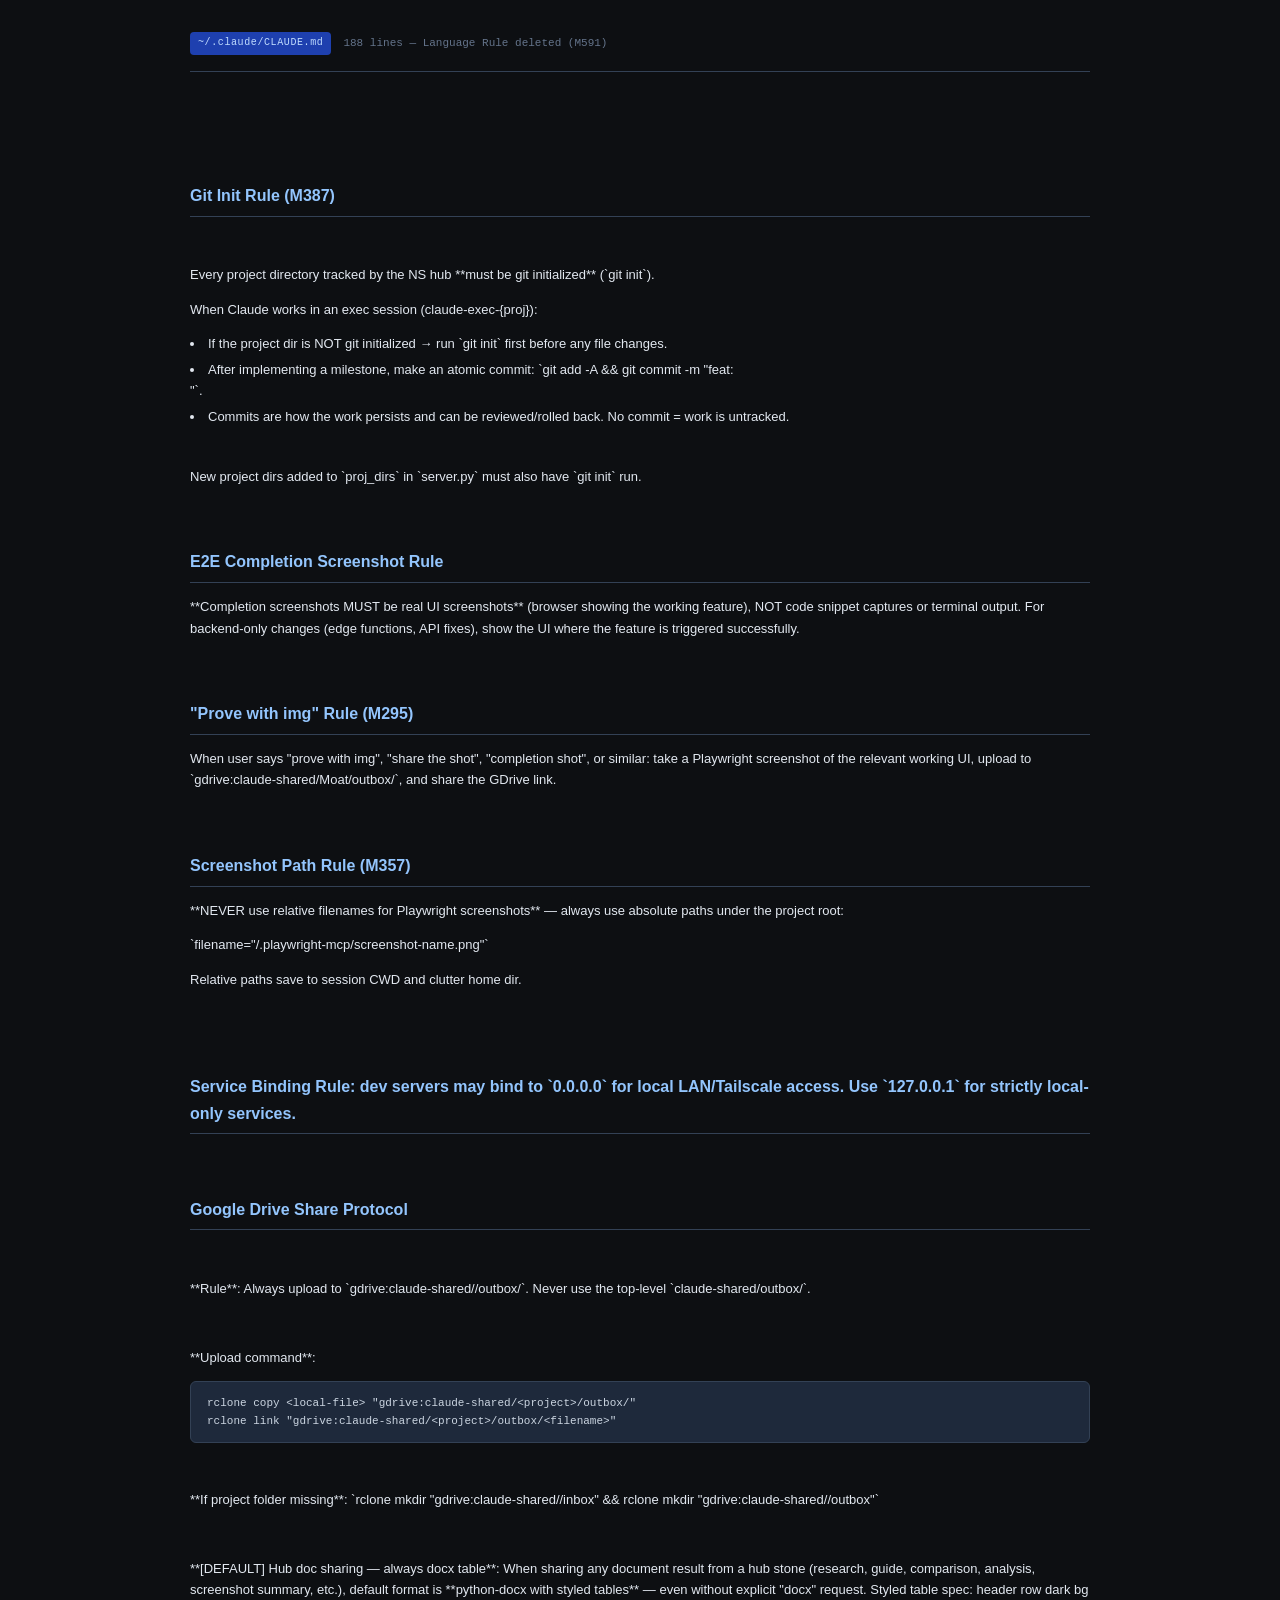
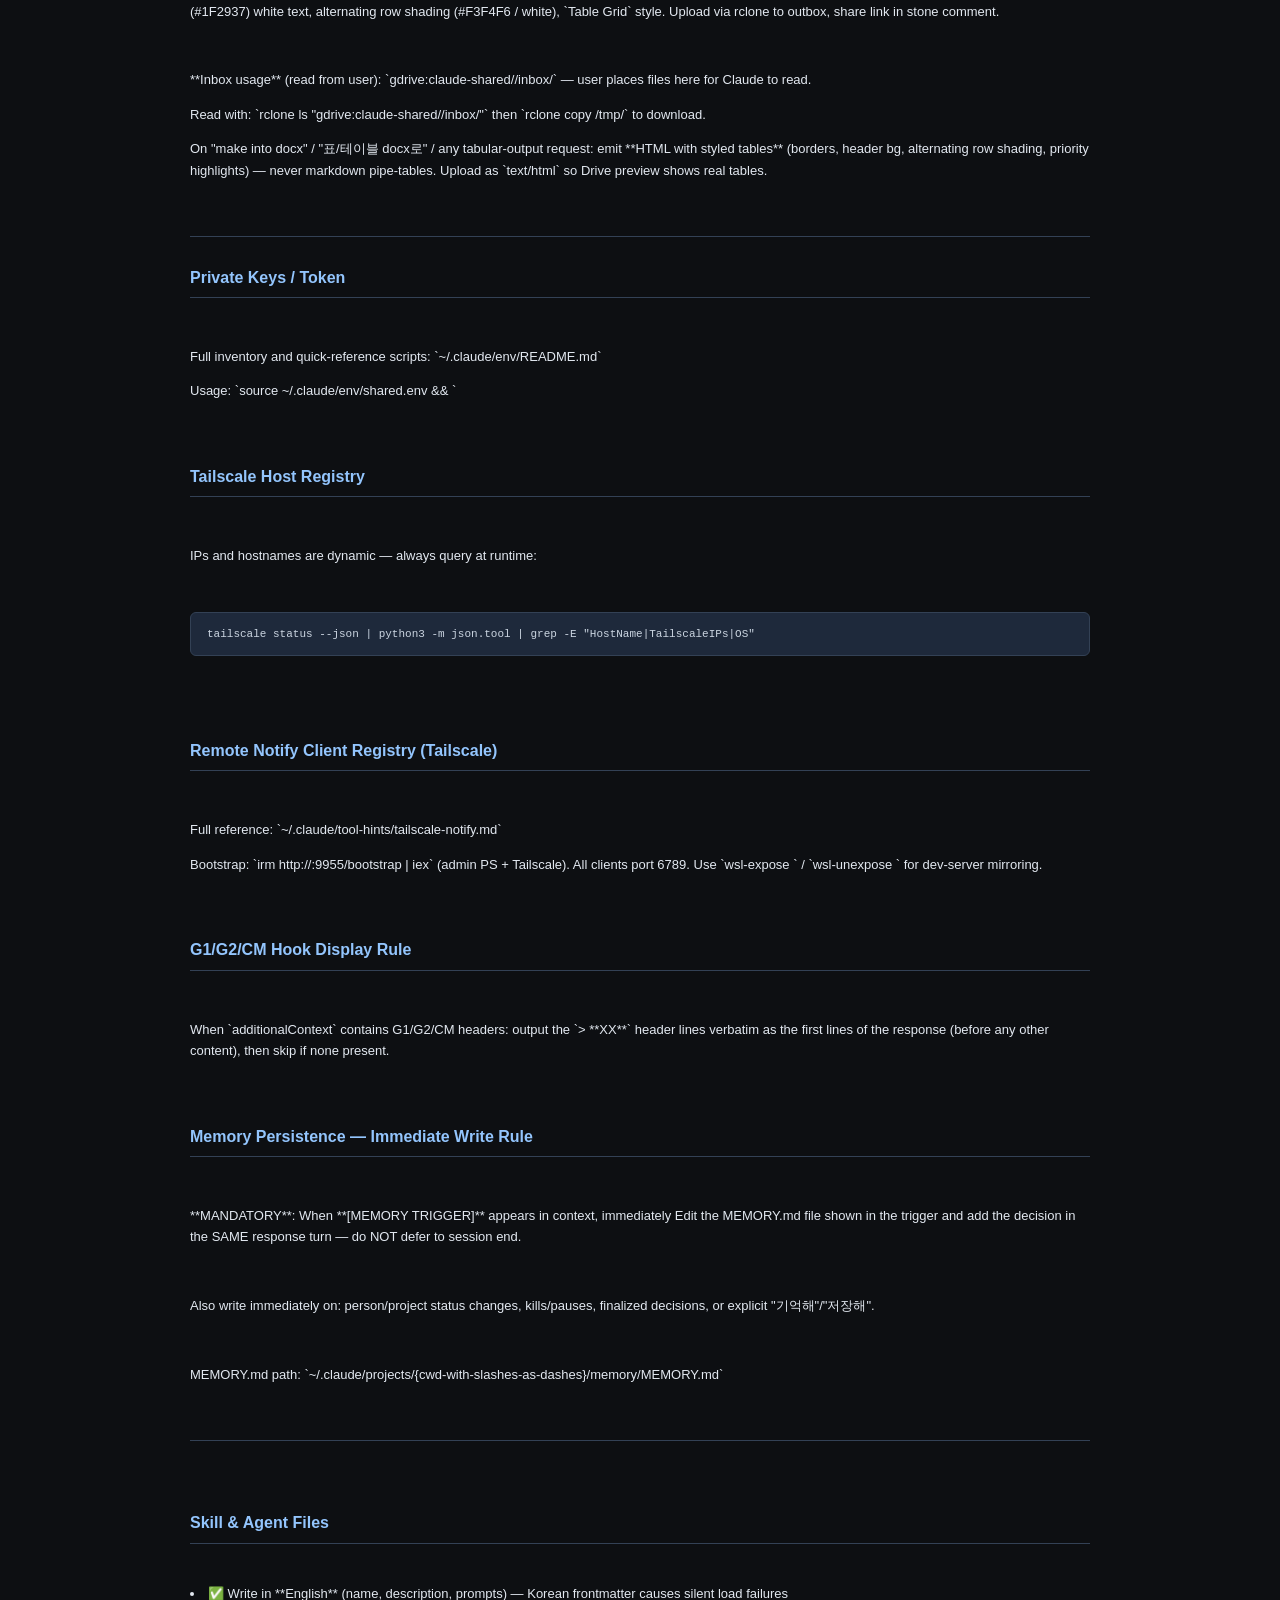
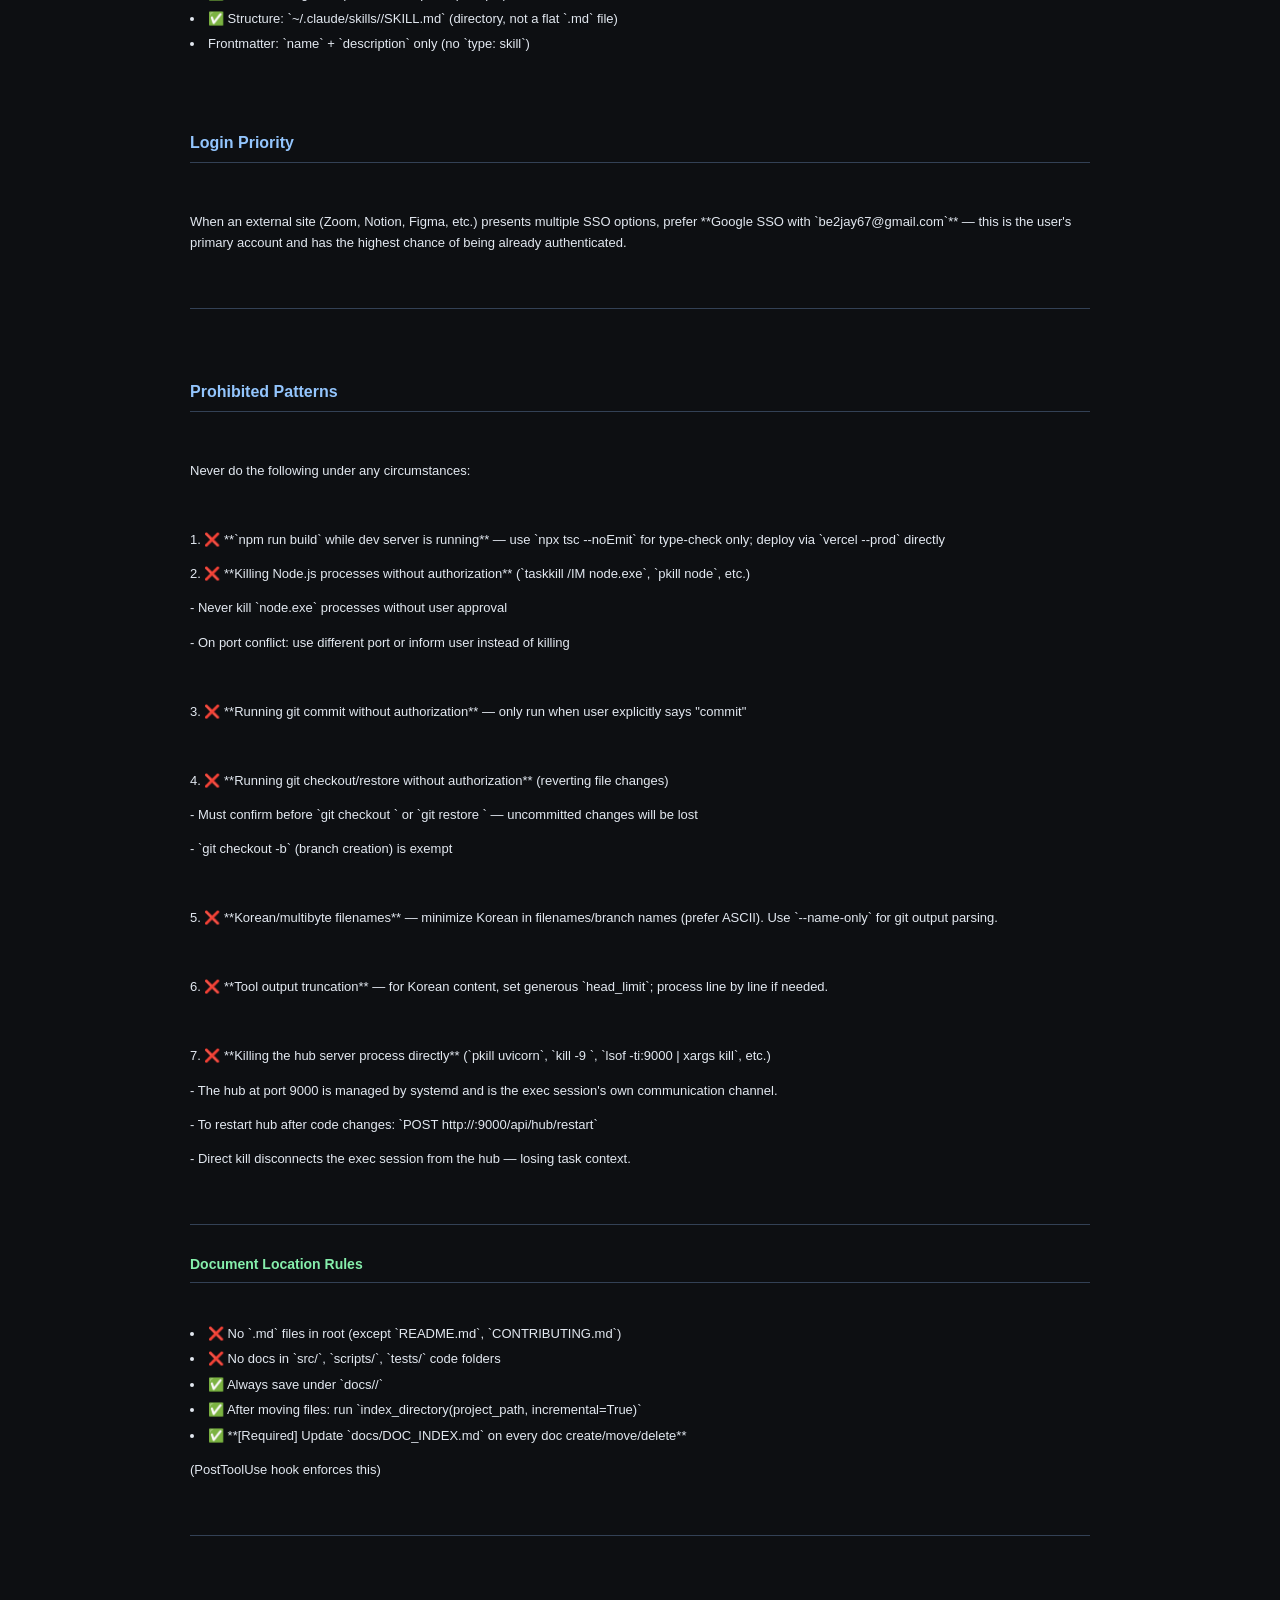
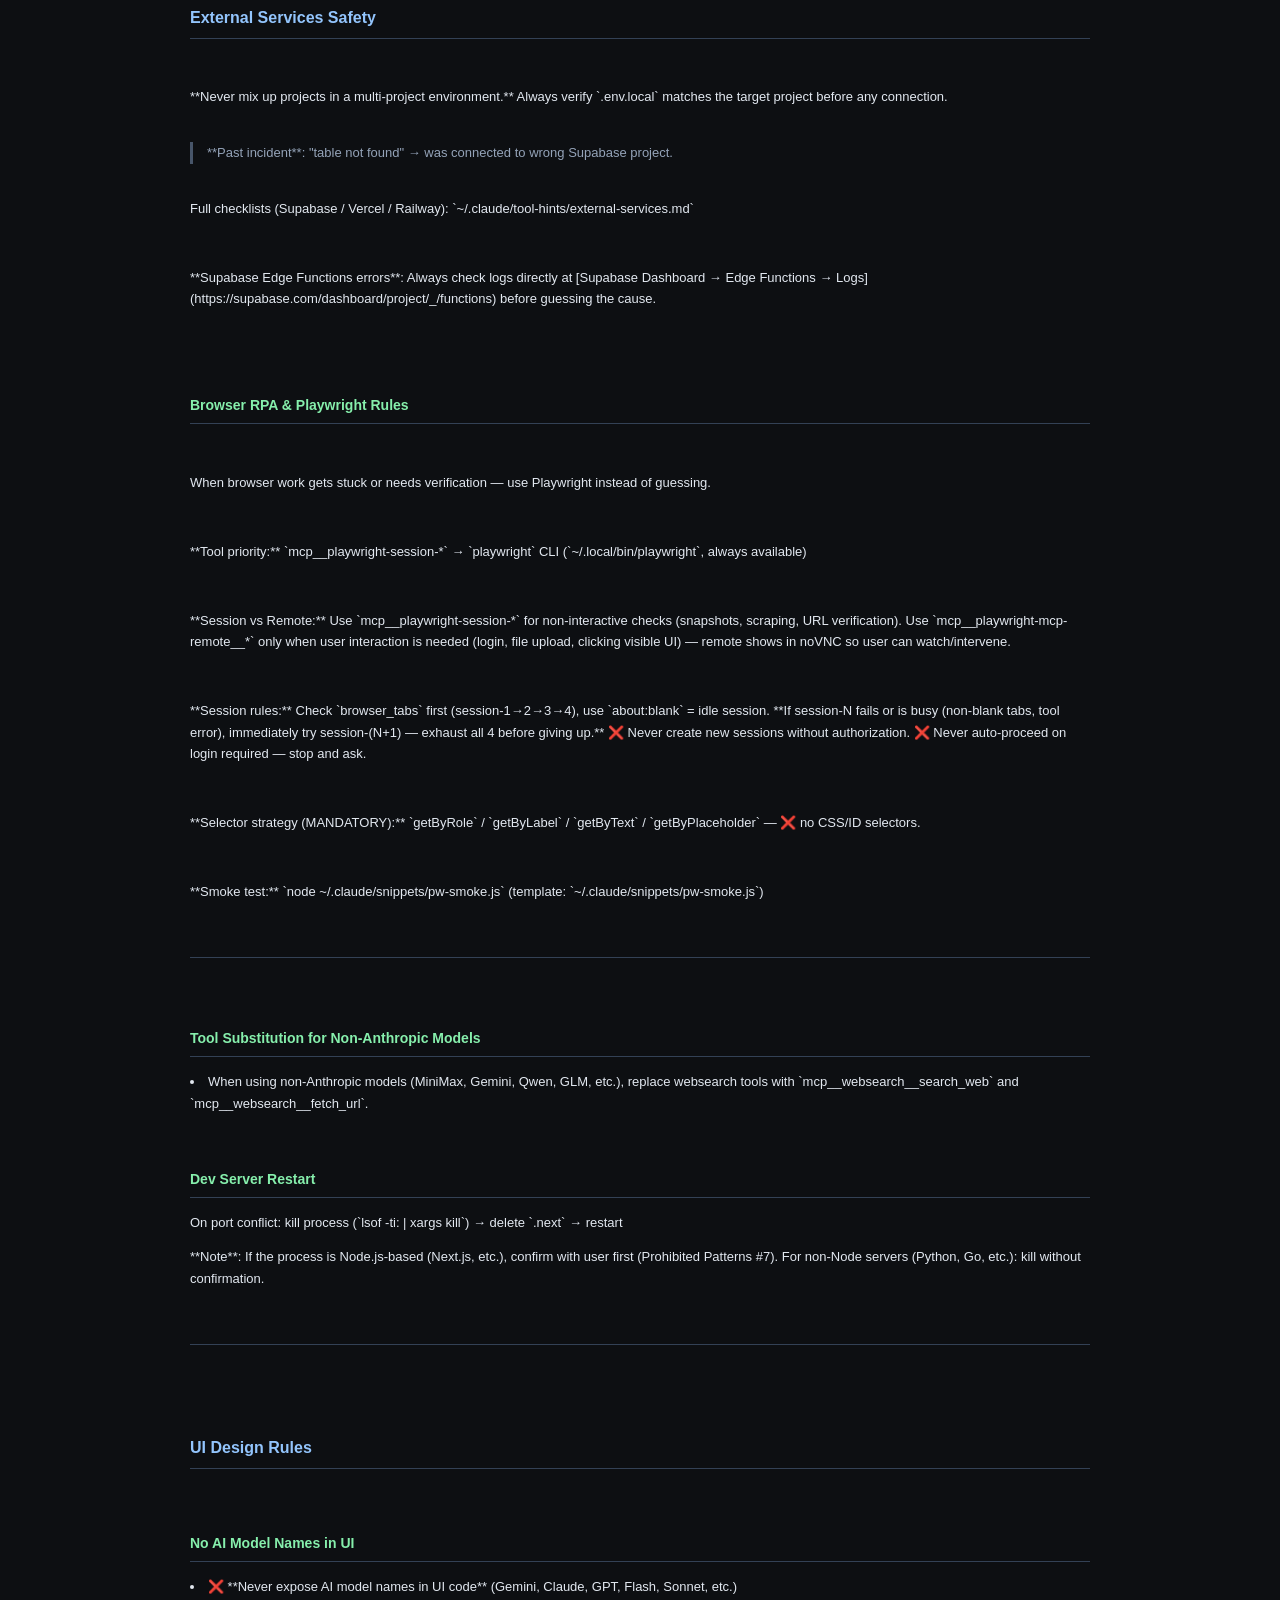
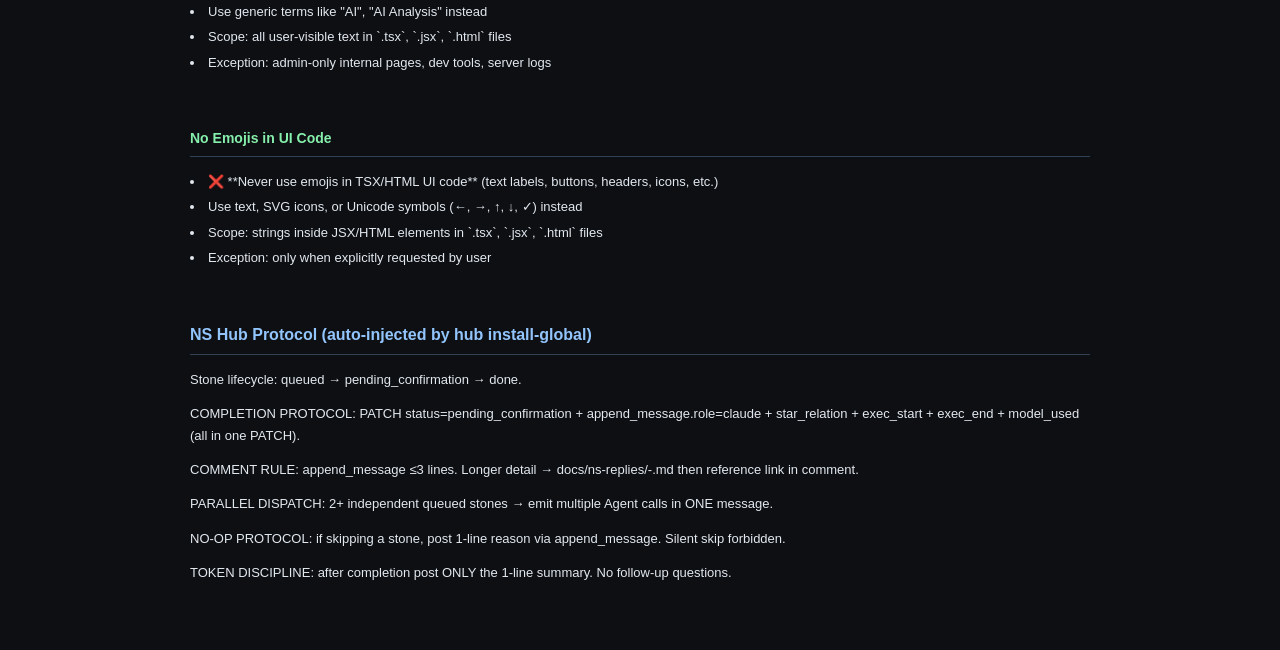
<file: static/claude-md-preview.html>
<!DOCTYPE html>
<html><head><meta charset="UTF-8">
<style>
  body { font-family: 'Segoe UI', sans-serif; background: #0d0f12; color: #e2e8f0;
         max-width: 900px; margin: 0 auto; padding: 32px 40px; font-size: 13px; line-height: 1.65; }
  h1,h2,h3 { color: #f8fafc; border-bottom: 1px solid #334155; padding-bottom: 6px; margin-top: 28px; }
  h2 { font-size: 16px; color: #93c5fd; }
  h3 { font-size: 14px; color: #86efac; }
  code { background: #1e293b; color: #f97316; padding: 1px 5px; border-radius: 3px; font-size: 12px; }
  pre { background: #1e293b; border: 1px solid #334155; border-radius: 6px; padding: 12px 16px;
         overflow-x: auto; font-size: 11px; color: #cbd5e1; }
  li { margin: 4px 0; }
  strong { color: #f1f5f9; }
  blockquote { border-left: 3px solid #475569; margin: 0; padding-left: 14px; color: #94a3b8; }
  hr { border: none; border-top: 1px solid #334155; margin: 20px 0; }
  .header { display: flex; align-items: center; gap: 12px; margin-bottom: 28px;
             padding-bottom: 16px; border-bottom: 1px solid #334155; }
  .header-badge { background: #1e40af; color: #bfdbfe; font-size: 10px; padding: 3px 8px;
                   border-radius: 4px; font-family: monospace; letter-spacing: .06em; }
  .line-count { color: #64748b; font-size: 11px; font-family: monospace; }
</style>
</head><body>
<div class="header">
  <div class="header-badge">~/.claude/CLAUDE.md</div>
  <span class="line-count">188 lines — Language Rule deleted (M591)</span>
</div>
<br>
<p><!-- CLAUDE.md | last updated: 2026-05-22 --></p>
<br>
<h2>Git Init Rule (M387)</h2>
<br>
<p>Every project directory tracked by the NS hub **must be git initialized** (`git init`).</p>
<p>When Claude works in an exec session (claude-exec-{proj}):</p>
<li>If the project dir is NOT git initialized → run `git init` first before any file changes.</li>
<li>After implementing a milestone, make an atomic commit: `git add -A && git commit -m "feat: <MID> <summary>"`.</li>
<li>Commits are how the work persists and can be reviewed/rolled back. No commit = work is untracked.</li>
<br>
<p>New project dirs added to `proj_dirs` in `server.py` must also have `git init` run.</p>
<br>
<h2>E2E Completion Screenshot Rule</h2>
<p>**Completion screenshots MUST be real UI screenshots** (browser showing the working feature), NOT code snippet captures or terminal output. For backend-only changes (edge functions, API fixes), show the UI where the feature is triggered successfully.</p>
<br>
<h2>"Prove with img" Rule (M295)</h2>
<p>When user says "prove with img", "share the shot", "completion shot", or similar: take a Playwright screenshot of the relevant working UI, upload to `gdrive:claude-shared/Moat/outbox/`, and share the GDrive link.</p>
<br>
<h2>Screenshot Path Rule (M357)</h2>
<p>**NEVER use relative filenames for Playwright screenshots** — always use absolute paths under the project root:</p>
<p>`filename="<project-root>/.playwright-mcp/screenshot-name.png"`</p>
<p>Relative paths save to session CWD and clutter home dir.</p>
<br>
<br>
<h2>Service Binding Rule: dev servers may bind to `0.0.0.0` for local LAN/Tailscale access. Use `127.0.0.1` for strictly local-only services.</h2>
<br>
<h2>Google Drive Share Protocol</h2>
<br>
<p>**Rule**: Always upload to `gdrive:claude-shared/<project>/outbox/`. Never use the top-level `claude-shared/outbox/`.</p>
<br>
<p>**Upload command**:</p>
<pre>rclone copy &lt;local-file> "gdrive:claude-shared/&lt;project>/outbox/"
rclone link "gdrive:claude-shared/&lt;project>/outbox/&lt;filename>"</pre>
<br>
<p>**If project folder missing**: `rclone mkdir "gdrive:claude-shared/<project>/inbox" && rclone mkdir "gdrive:claude-shared/<project>/outbox"`</p>
<br>
<p>**[DEFAULT] Hub doc sharing — always docx table**: When sharing any document result from a hub stone (research, guide, comparison, analysis, screenshot summary, etc.), default format is **python-docx with styled tables** — even without explicit "docx" request. Styled table spec: header row dark bg (#1F2937) white text, alternating row shading (#F3F4F6 / white), `Table Grid` style. Upload via rclone to outbox, share link in stone comment.</p>
<br>
<p>**Inbox usage** (read from user): `gdrive:claude-shared/<project>/inbox/` — user places files here for Claude to read.</p>
<p>Read with: `rclone ls "gdrive:claude-shared/<project>/inbox/"` then `rclone copy <remote-file> /tmp/` to download.</p>
<p>On "make into docx" / "표/테이블 docx로" / any tabular-output request: emit **HTML with styled tables** (borders, header bg, alternating row shading, priority highlights) — never markdown pipe-tables. Upload as `text/html` so Drive preview shows real tables.</p>
<br>
<hr>
<h2>Private Keys / Token</h2>
<br>
<p>Full inventory and quick-reference scripts: `~/.claude/env/README.md`</p>
<p>Usage: `source ~/.claude/env/shared.env && <command>`</p>
<br>
<h2>Tailscale Host Registry</h2>
<br>
<p>IPs and hostnames are dynamic — always query at runtime:</p>
<br>
<pre>tailscale status --json | python3 -m json.tool | grep -E "HostName|TailscaleIPs|OS"</pre>
<br>
<br>
<h2>Remote Notify Client Registry (Tailscale)</h2>
<br>
<p>Full reference: `~/.claude/tool-hints/tailscale-notify.md`</p>
<p>Bootstrap: `irm http://<WSL2-tailscale-ip>:9955/bootstrap | iex` (admin PS + Tailscale). All clients port 6789. Use `wsl-expose <port>` / `wsl-unexpose <port>` for dev-server mirroring.</p>
<br>
<h2>G1/G2/CM Hook Display Rule</h2>
<br>
<p>When `additionalContext` contains G1/G2/CM headers: output the `> **XX**` header lines verbatim as the first lines of the response (before any other content), then skip if none present.</p>
<br>
<h2>Memory Persistence — Immediate Write Rule</h2>
<br>
<p>**MANDATORY**: When **[MEMORY TRIGGER]** appears in context, immediately Edit the MEMORY.md file shown in the trigger and add the decision in the SAME response turn — do NOT defer to session end.</p>
<br>
<p>Also write immediately on: person/project status changes, kills/pauses, finalized decisions, or explicit "기억해"/"저장해".</p>
<br>
<p>MEMORY.md path: `~/.claude/projects/{cwd-with-slashes-as-dashes}/memory/MEMORY.md`</p>
<br>
<hr>
<br>
<h2>Skill & Agent Files</h2>
<br>
<li>✅ Write in **English** (name, description, prompts) — Korean frontmatter causes silent load failures</li>
<li>✅ Structure: `~/.claude/skills/<name>/SKILL.md` (directory, not a flat `.md` file)</li>
<li>Frontmatter: `name` + `description` only (no `type: skill`)</li>
<br>
<br>
<h2>Login Priority</h2>
<br>
<p>When an external site (Zoom, Notion, Figma, etc.) presents multiple SSO options, prefer **Google SSO with `be2jay67@gmail.com`** — this is the user's primary account and has the highest chance of being already authenticated.</p>
<br>
<hr>
<br>
<h2>Prohibited Patterns</h2>
<br>
<p>Never do the following under any circumstances:</p>
<br>
<p>1. ❌ **`npm run build` while dev server is running** — use `npx tsc --noEmit` for type-check only; deploy via `vercel --prod` directly</p>
<p>2. ❌ **Killing Node.js processes without authorization** (`taskkill /IM node.exe`, `pkill node`, etc.)</p>
<p>   - Never kill `node.exe` processes without user approval</p>
<p>   - On port conflict: use different port or inform user instead of killing</p>
<br>
<p>3. ❌ **Running git commit without authorization** — only run when user explicitly says "commit"</p>
<br>
<p>4. ❌ **Running git checkout/restore without authorization** (reverting file changes)</p>
<p>   - Must confirm before `git checkout <file>` or `git restore <file>` — uncommitted changes will be lost</p>
<p>   - `git checkout -b` (branch creation) is exempt</p>
<br>
<p>5. ❌ **Korean/multibyte filenames** — minimize Korean in filenames/branch names (prefer ASCII). Use `--name-only` for git output parsing.</p>
<br>
<p>6. ❌ **Tool output truncation** — for Korean content, set generous `head_limit`; process line by line if needed.</p>
<br>
<p>7. ❌ **Killing the hub server process directly** (`pkill uvicorn`, `kill -9 <pid>`, `lsof -ti:9000 | xargs kill`, etc.)</p>
<p>   - The hub at port 9000 is managed by systemd and is the exec session's own communication channel.</p>
<p>   - To restart hub after code changes: `POST http://<hub-ip>:9000/api/hub/restart`</p>
<p>   - Direct kill disconnects the exec session from the hub — losing task context.</p>
<br>
<hr>
<h3>Document Location Rules</h3>
<br>
<li>❌ No `.md` files in root (except `README.md`, `CONTRIBUTING.md`)</li>
<li>❌ No docs in `src/`, `scripts/`, `tests/` code folders</li>
<li>✅ Always save under `docs/<category>/`</li>
<li>✅ After moving files: run `index_directory(project_path, incremental=True)`</li>
<li>✅ **[Required] Update `docs/DOC_INDEX.md` on every doc create/move/delete**</li>
<p>  (PostToolUse hook enforces this)</p>
<br>
<hr>
<br>
<h2>External Services Safety</h2>
<br>
<p>**Never mix up projects in a multi-project environment.** Always verify `.env.local` matches the target project before any connection.</p>
<br>
<blockquote>**Past incident**: "table not found" → was connected to wrong Supabase project.</blockquote>
<br>
<p>Full checklists (Supabase / Vercel / Railway): `~/.claude/tool-hints/external-services.md`</p>
<br>
<p>**Supabase Edge Functions errors**: Always check logs directly at [Supabase Dashboard → Edge Functions → Logs](https://supabase.com/dashboard/project/_/functions) before guessing the cause.</p>
<br>
<br>
<h3>Browser RPA & Playwright Rules</h3>
<br>
<p>When browser work gets stuck or needs verification — use Playwright instead of guessing.</p>
<br>
<p>**Tool priority:** `mcp__playwright-session-*` → `playwright` CLI (`~/.local/bin/playwright`, always available)</p>
<br>
<p>**Session vs Remote:** Use `mcp__playwright-session-*` for non-interactive checks (snapshots, scraping, URL verification). Use `mcp__playwright-mcp-remote__*` only when user interaction is needed (login, file upload, clicking visible UI) — remote shows in noVNC so user can watch/intervene.</p>
<br>
<p>**Session rules:** Check `browser_tabs` first (session-1→2→3→4), use `about:blank` = idle session. **If session-N fails or is busy (non-blank tabs, tool error), immediately try session-(N+1) — exhaust all 4 before giving up.** ❌ Never create new sessions without authorization. ❌ Never auto-proceed on login required — stop and ask.</p>
<br>
<p>**Selector strategy (MANDATORY):** `getByRole` / `getByLabel` / `getByText` / `getByPlaceholder` — ❌ no CSS/ID selectors.</p>
<br>
<p>**Smoke test:** `node ~/.claude/snippets/pw-smoke.js` (template: `~/.claude/snippets/pw-smoke.js`)</p>
<br>
<hr>
<br>
<h3>Tool Substitution for Non-Anthropic Models</h3>
<li>When using non-Anthropic models (MiniMax, Gemini, Qwen, GLM, etc.), replace websearch tools with `mcp__websearch__search_web` and `mcp__websearch__fetch_url`.</li>
<br>
<h3>Dev Server Restart</h3>
<p>On port conflict: kill process (`lsof -ti:<port> | xargs kill`) → delete `.next` → restart</p>
<p>**Note**: If the process is Node.js-based (Next.js, etc.), confirm with user first (Prohibited Patterns #7). For non-Node servers (Python, Go, etc.): kill without confirmation.</p>
<br>
<hr>
<br>
<br>
<h2>UI Design Rules</h2>
<br>
<h3>No AI Model Names in UI</h3>
<li>❌ **Never expose AI model names in UI code** (Gemini, Claude, GPT, Flash, Sonnet, etc.)</li>
<li>Use generic terms like "AI", "AI Analysis" instead</li>
<li>Scope: all user-visible text in `.tsx`, `.jsx`, `.html` files</li>
<li>Exception: admin-only internal pages, dev tools, server logs</li>
<br>
<h3>No Emojis in UI Code</h3>
<li>❌ **Never use emojis in TSX/HTML UI code** (text labels, buttons, headers, icons, etc.)</li>
<li>Use text, SVG icons, or Unicode symbols (←, →, ↑, ↓, ✓) instead</li>
<li>Scope: strings inside JSX/HTML elements in `.tsx`, `.jsx`, `.html` files</li>
<li>Exception: only when explicitly requested by user</li>
<br>
<h2>NS Hub Protocol (auto-injected by hub install-global)</h2>
<p><!-- NS_HUB_GLOBAL_START --></p>
<p>Stone lifecycle: queued → pending_confirmation → done.</p>
<p>COMPLETION PROTOCOL: PATCH status=pending_confirmation + append_message.role=claude + star_relation + exec_start + exec_end + model_used (all in one PATCH).</p>
<p>COMMENT RULE: append_message ≤3 lines. Longer detail → docs/ns-replies/<DATE>-<MID>.md then reference link in comment.</p>
<p>PARALLEL DISPATCH: 2+ independent queued stones → emit multiple Agent calls in ONE message.</p>
<p>NO-OP PROTOCOL: if skipping a stone, post 1-line reason via append_message. Silent skip forbidden.</p>
<p>TOKEN DISCIPLINE: after completion post ONLY the 1-line summary. No follow-up questions.</p>
<p><!-- NS_HUB_GLOBAL_END --></p>
<br></body></html>
</file>
